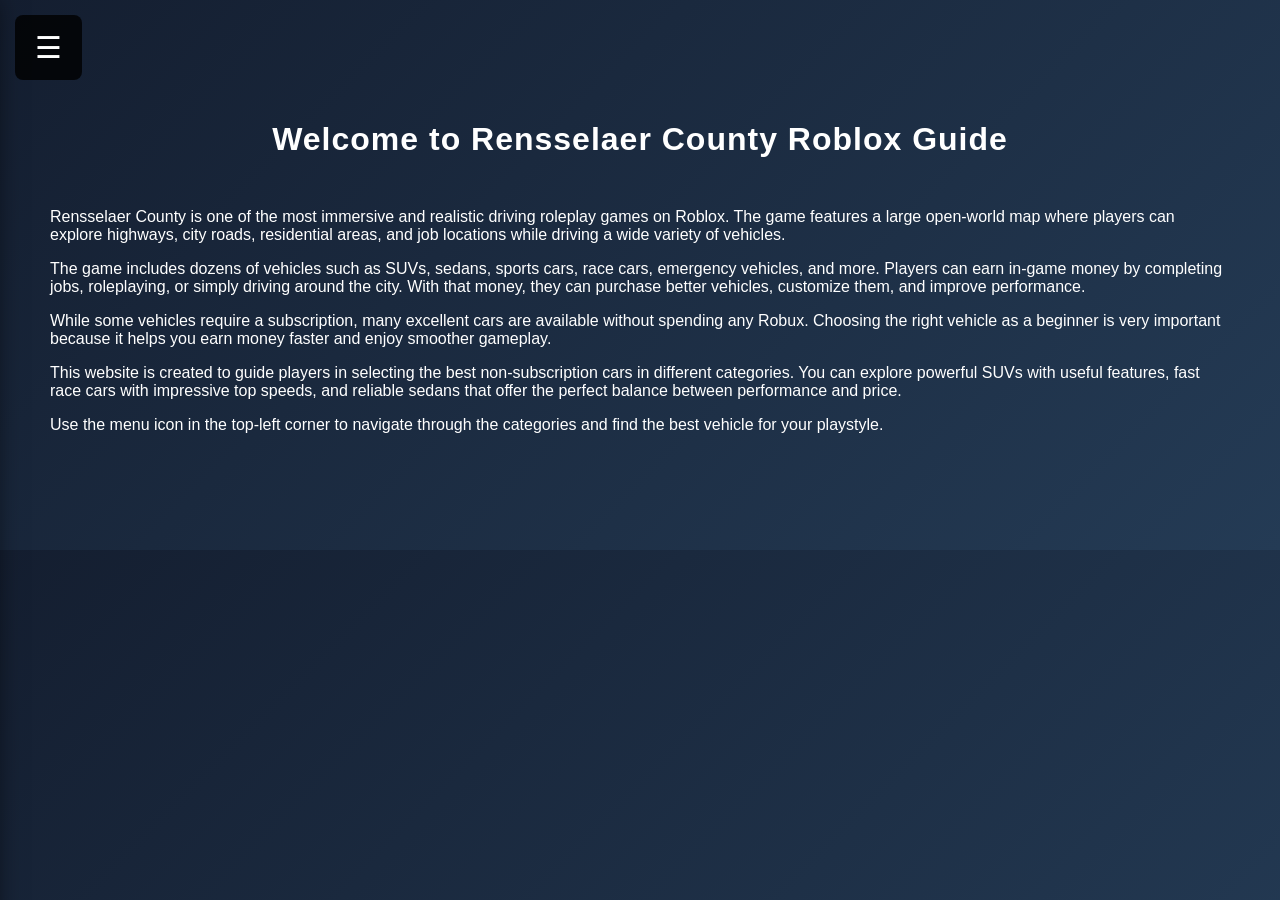
<file: index.html>
<!DOCTYPE html>
<html>
<head>
 <title>Best Cars in Rensselaer County Roblox (No Subscription Guide)</title>
 <meta name="description" content="Best non subscription cars in Rensselaer County Roblox including SUVs, race cars and sedans with prices, speed and features.">
<meta name="keywords" content="Rensselaer County Roblox cars, best cars Rensselaer County, Roblox vehicle guide, no subscription cars Roblox">
  <link rel="stylesheet" href="style.css">
</head>
<body>

<div class="menu-icon" onclick="toggleMenu()">☰</div>

<div id="sideMenu" class="side-menu">
  <a href="index.html">Home</a>
  <a href="suv.html">Best SUVs</a>
  <a href="race.html">Best Race Cars</a>
  <a href="sedan.html">Best Sedans</a>
</div>

<div class="content">
  <h1>Welcome to Rensselaer County Roblox Guide</h1>

  <p>
    Rensselaer County is one of the most immersive and realistic driving roleplay games on Roblox.
    The game features a large open-world map where players can explore highways, city roads,
    residential areas, and job locations while driving a wide variety of vehicles.
  </p>

  <p>
    The game includes dozens of vehicles such as SUVs, sedans, sports cars, race cars,
    emergency vehicles, and more. Players can earn in-game money by completing jobs,
    roleplaying, or simply driving around the city. With that money, they can purchase
    better vehicles, customize them, and improve performance.
  </p>

  <p>
    While some vehicles require a subscription, many excellent cars are available without
    spending any Robux. Choosing the right vehicle as a beginner is very important because
    it helps you earn money faster and enjoy smoother gameplay.
  </p>

  <p>
    This website is created to guide players in selecting the best non-subscription cars
    in different categories. You can explore powerful SUVs with useful features, fast race
    cars with impressive top speeds, and reliable sedans that offer the perfect balance
    between performance and price.
  </p>

  <p>
    Use the menu icon in the top-left corner to navigate through the categories and find
    the best vehicle for your playstyle.
  </p>
</div>

<script>
function toggleMenu() {
  var menu = document.getElementById("sideMenu");
  menu.classList.toggle("show");
}
</script>

</body>
</html>
</file>
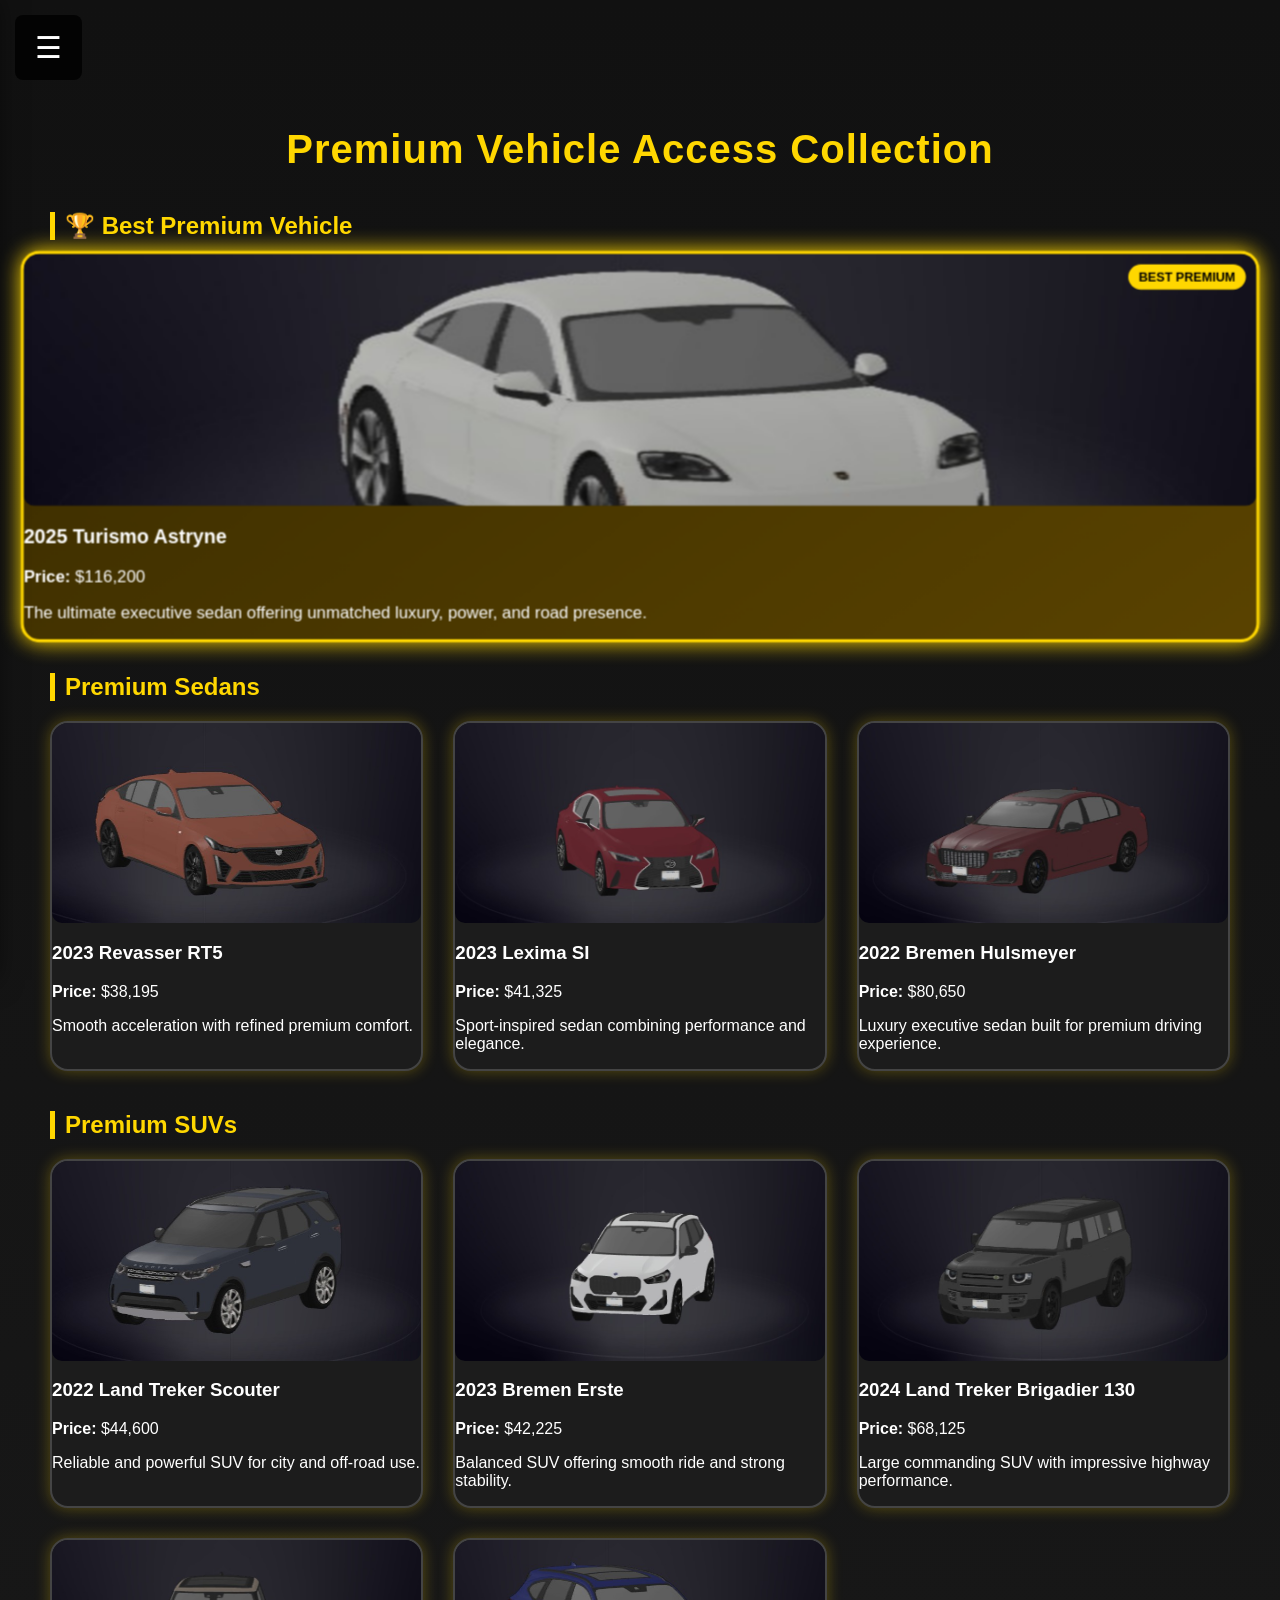
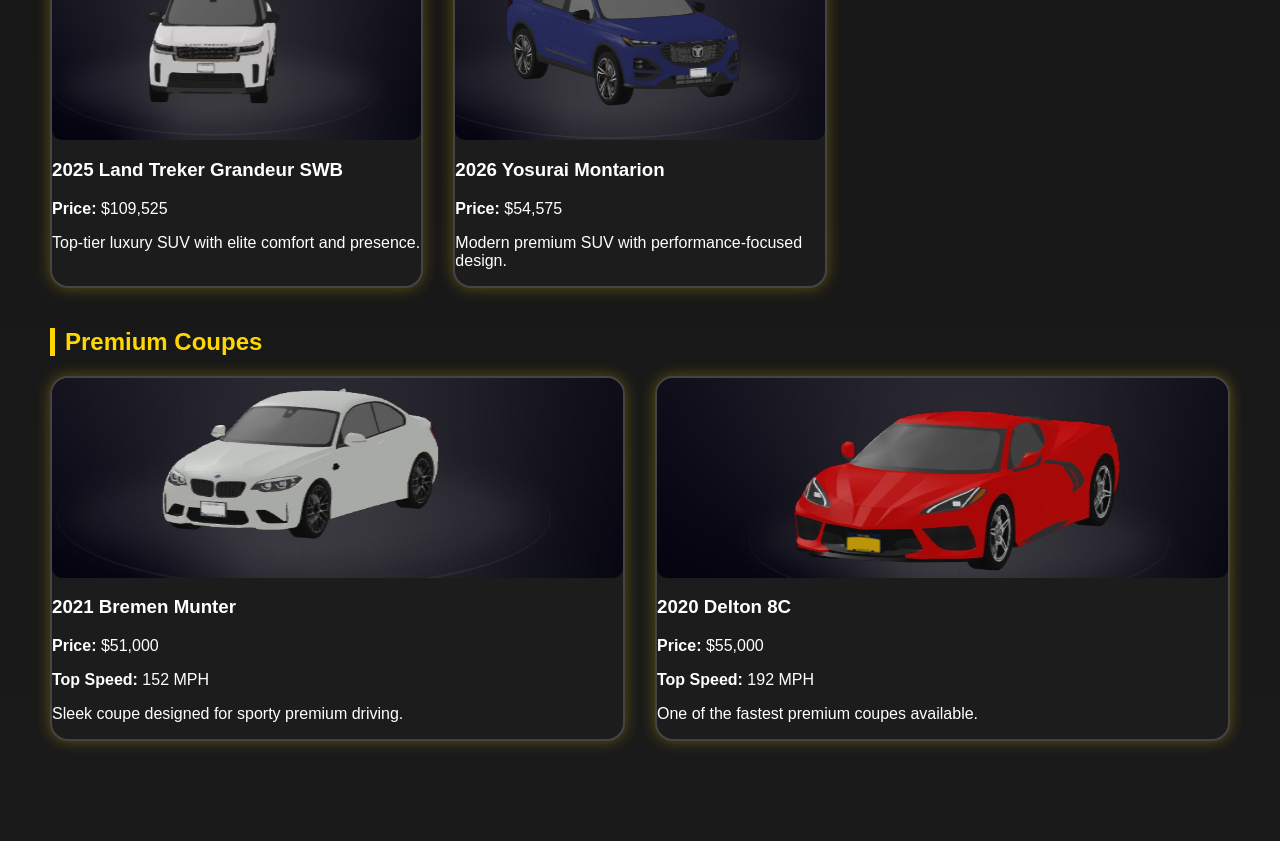
<file: premiumvehicleaccesscars.html>
<!DOCTYPE html>
<html>
<head>
  <title>Premium Vehicle Access Cars</title>
  <link rel="stylesheet" href="style.css">
</head>
<body class="premium-page">

<div class="menu-icon" onclick="toggleMenu()">☰</div>

<div id="sideMenu" class="side-menu">
  <a href="index.html">Home</a>
  <a href="suv.html">Best SUVs</a>
  <a href="sedan.html">Best Sedans</a>
  <a href="race.html">Best Race Cars</a>
  <a href="premiumvehicleaccesscars.html">Premium Vehicles</a>
</div>

<div class="content">
  <h1 class="premium-title">Premium Vehicle Access Collection</h1>

  <!-- BEST PREMIUM VEHICLE -->
  <h2 class="section-heading">🏆 Best Premium Vehicle</h2>
  <div class="car-container">
    <div class="car-card premium-card best-premium">
      <span class="premium-badge">BEST PREMIUM</span>
      <img src="images/turismoastryne.jpg" alt="2025 Turismo Astryne">
      <h3>2025 Turismo Astryne</h3>
      <p><strong>Price:</strong> $116,200</p>
      <p>The ultimate executive sedan offering unmatched luxury, power, and road presence.</p>
    </div>
  </div>

  <!-- PREMIUM SEDANS -->
  <h2 class="section-heading">Premium Sedans</h2>
  <div class="car-container">

    <div class="car-card premium-card">
      <img src="images/revasserrt5.jpg" alt="Revasser RT5">
      <h3>2023 Revasser RT5</h3>
      <p><strong>Price:</strong> $38,195</p>
      <p>Smooth acceleration with refined premium comfort.</p>
    </div>

    <div class="car-card premium-card">
      <img src="images/leximasi.jpg" alt="Lexima SI">
      <h3>2023 Lexima SI</h3>
      <p><strong>Price:</strong> $41,325</p>
      <p>Sport-inspired sedan combining performance and elegance.</p>
    </div>

    <div class="car-card premium-card">
      <img src="images/hulsmeyer.jpg" alt="Bremen Hulsmeyer">
      <h3>2022 Bremen Hulsmeyer</h3>
      <p><strong>Price:</strong> $80,650</p>
      <p>Luxury executive sedan built for premium driving experience.</p>
    </div>

  </div>

  <!-- PREMIUM SUVS -->
  <h2 class="section-heading">Premium SUVs</h2>
  <div class="car-container">

    <div class="car-card premium-card">
      <img src="images/scouter.jpg" alt="Land Treker Scouter">
      <h3>2022 Land Treker Scouter</h3>
      <p><strong>Price:</strong> $44,600</p>
      <p>Reliable and powerful SUV for city and off-road use.</p>
    </div>

    <div class="car-card premium-card">
      <img src="images/erste.jpg" alt="Bremen Erste">
      <h3>2023 Bremen Erste</h3>
      <p><strong>Price:</strong> $42,225</p>
      <p>Balanced SUV offering smooth ride and strong stability.</p>
    </div>

    <div class="car-card premium-card">
      <img src="images/brigadier130.jpg" alt="Brigadier 130">
      <h3>2024 Land Treker Brigadier 130</h3>
      <p><strong>Price:</strong> $68,125</p>
      <p>Large commanding SUV with impressive highway performance.</p>
    </div>

    <div class="car-card premium-card">
      <img src="images/grandeurswb.jpg" alt="Grandeur SWB">
      <h3>2025 Land Treker Grandeur SWB</h3>
      <p><strong>Price:</strong> $109,525</p>
      <p>Top-tier luxury SUV with elite comfort and presence.</p>
    </div>

    <div class="car-card premium-card">
      <img src="images/montarion.jpg" alt="Yosurai Montarion">
      <h3>2026 Yosurai Montarion</h3>
      <p><strong>Price:</strong> $54,575</p>
      <p>Modern premium SUV with performance-focused design.</p>
    </div>

  </div>

  <!-- PREMIUM COUPES -->
  <h2 class="section-heading">Premium Coupes</h2>
  <div class="car-container">

    <div class="car-card premium-card">
      <img src="images/munter.jpg" alt="Bremen Munter">
      <h3>2021 Bremen Munter</h3>
      <p><strong>Price:</strong> $51,000</p>
      <p><strong>Top Speed:</strong> 152 MPH</p>
      <p>Sleek coupe designed for sporty premium driving.</p>
    </div>

    <div class="car-card premium-card">
      <img src="images/delton8c.jpg" alt="Delton 8C">
      <h3>2020 Delton 8C</h3>
      <p><strong>Price:</strong> $55,000</p>
      <p><strong>Top Speed:</strong> 192 MPH</p>
      <p>One of the fastest premium coupes available.</p>
    </div>

  </div>

</div>

<script>
function toggleMenu() {
  var menu = document.getElementById("sideMenu");
  menu.classList.toggle("show");
}
</script>

</body>
</html>
</file>
<file: style.css>
/* ============================= */
/* ===== GLOBAL SETTINGS ====== */
/* ============================= */

body {
  margin: 0;
  font-family: 'Segoe UI', Arial, sans-serif;
  background: linear-gradient(135deg, #141e30, #243b55);
  color: white;
  overflow-x: hidden;
}

/* ============================= */
/* ===== MENU ICON ============ */
/* ============================= */

.menu-icon {
  font-size: 30px;
  padding: 15px 20px;
  cursor: pointer;
  position: fixed;
  top: 15px;
  left: 15px;
  z-index: 2000; /* Always above everything */
  background: rgba(0, 0, 0, 0.8);
  border-radius: 8px;
  transition: 0.3s;
}

.menu-icon:hover {
  background: rgba(0, 0, 0, 1);
}

/* ============================= */
/* ===== SIDE MENU ============ */
/* ============================= */

.side-menu {
  position: fixed;
  top: 0;
  left: -260px;
  width: 250px;
  height: 100%;
  background: #0c0c0c;
  padding-top: 80px;
  transition: 0.3s ease;
  box-shadow: 5px 0 25px rgba(0,0,0,0.6);
  z-index: 1500;
}

.side-menu a {
  display: block;
  color: white;
  padding: 15px 25px;
  text-decoration: none;
  font-size: 16px;
  transition: 0.2s;
}

.side-menu a:hover {
  background: #1f1f1f;
  padding-left: 35px;
}

.side-menu.show {
  left: 0;
}

/* ============================= */
/* ===== PAGE CONTENT ========= */
/* ============================= */

.content {
  padding: 100px 50px;
  position: relative;
  z-index: 1;
}

h1 {
  text-align: center;
  margin-bottom: 50px;
  font-size: 32px;
  letter-spacing: 1px;
}

/* ============================= */
/* ===== CAR GRID ============= */
/* ============================= */

.car-container {
  display: grid;
  grid-template-columns: repeat(auto-fit, minmax(320px, 1fr));
  gap: 30px;
}

/* ============================= */
/* ===== CAR CARD ============= */
/* ============================= */

.car-card {
  background: rgba(0, 0, 0, 0.65);
  border-radius: 18px;
  overflow: hidden;
  box-shadow: 0 10px 30px rgba(0,0,0,0.6);
  transition: 0.35s ease;
  backdrop-filter: blur(8px);
}

.car-card:hover {
  transform: translateY(-10px);
  box-shadow: 0 15px 40px rgba(0,0,0,0.8);
}

/* ============================= */
/* ===== CAR IMAGE ============ */
/* ============================= */

.car-card img {
  width: 100%;
  height: 220px;
  object-fit: cover;
  display: block;
}

/* ============================= */
/* ===== CAR INFO ============= */
/* ============================= */

.car-info {
  padding: 20px 25px;
}

.car-info h2 {
  margin-top: 0;
  color: #00f5ff;
  font-size: 22px;
}

.car-info p {
  margin: 8px 0;
  color: #dcdcdc;
  font-size: 15px;
  line-height: 1.5;
}

/* ============================= */
/* ===== RESPONSIVE FIX ======= */
/* ============================= */

@media (max-width: 768px) {
  .content {
    padding: 100px 20px;
  }
}
/* PREMIUM PAGE STYLE */

.premium-page {
  background: linear-gradient(135deg, #0f0f0f, #1c1c1c);
  color: white;
}

.premium-title {
  text-align: center;
  font-size: 40px;
  margin-bottom: 30px;
  color: gold;
}

.section-heading {
  margin-top: 40px;
  margin-bottom: 20px;
  border-left: 5px solid gold;
  padding-left: 10px;
  color: #ffd700;
}

.premium-card {
  background: #1a1a1a;
  border: 2px solid gold;
  box-shadow: 0 0 15px rgba(255, 215, 0, 0.3);
  transition: 0.3s ease;
}

.premium-card:hover {
  transform: scale(1.05);
  box-shadow: 0 0 25px gold;
}
/* PREMIUM PAGE SPECIAL STYLE */
.premium-page {
  background: linear-gradient(to bottom, #111, #1a1a1a);
  color: white;
}

/* Premium Cards */
.premium-card {
  border: 2px solid #444;
  background: #1c1c1c;
  position: relative;
}

/* Best Premium Golden Card */
.best-premium {
  border: 3px solid gold;
  background: linear-gradient(145deg, #3a2c00, #5a4300);
  box-shadow: 0 0 20px gold;
  transform: scale(1.05);
}

/* Premium Badge */
.premium-badge {
  position: absolute;
  top: 10px;
  right: 10px;
  background: gold;
  color: black;
  padding: 5px 10px;
  font-size: 12px;
  font-weight: bold;
  border-radius: 20px;
}

/* Section Headings */
.section-heading {
  margin-top: 40px;
  font-size: 24px;
  border-left: 5px solid gold;
  padding-left: 10px;
}
/* Fix all car images */
.car-card img {
  width: 100%;
  height: 200px;          /* fixed height for clean frame */
  object-fit: cover;      /* prevents stretching */
  border-radius: 10px;
  display: block;
}

/* Make Best Premium image slightly bigger */
.best-premium img {
  height: 240px;
}
.popup{
display:none;
position:fixed;
top:0;
left:0;
width:100%;
height:100%;
background:rgba(0,0,0,0.8);
z-index:1000;
}

.popup-content{
background:#1a1a1a;
width:420px;
margin:10% auto;
padding:30px;
border-radius:10px;
text-align:center;
}

.close{
float:right;
font-size:22px;
cursor:pointer;

}
/* POPUP CARD */

.popup{
display:none;
position:fixed;
top:0;
left:0;
width:100%;
height:100%;
background:rgba(0,0,0,0.7);
justify-content:center;
align-items:center;
z-index:9999;
}

.popup-content{
background:#0c1b2a;
padding:30px;
border-radius:12px;
width:380px;
color:white;
text-align:center;
position:relative;
box-shadow:0 0 20px rgba(0,0,0,0.5);
}

.close-btn{
position:absolute;
top:10px;
right:15px;
font-size:20px;
cursor:pointer;
}

.car-card{
cursor:pointer;
}
/* POPUP BACKGROUND */

.popup{
display:none;
position:fixed;
top:0;
left:0;
width:100%;
height:100%;
background:rgba(0,0,0,0.75);
justify-content:center;
align-items:center;
z-index:9999;

opacity:0;
transition:opacity 0.4s ease;
}

/* WHEN OPEN */

.popup.show{
display:flex;
opacity:1;
}

/* POPUP CARD */

.popup-content{
background:linear-gradient(145deg,#0b1f38,#071423);
padding:30px;
border-radius:14px;
width:380px;
color:white;
text-align:center;
position:relative;

transform:scale(0.7);
opacity:0;
animation:popupAnimation 0.45s ease forwards;

box-shadow:0 15px 35px rgba(0,0,0,0.6);
}

/* CLOSE BUTTON */

.close-btn{
position:absolute;
top:10px;
right:15px;
font-size:22px;
cursor:pointer;
color:white;
transition:0.3s;
}

.close-btn:hover{
color:#ff4d4d;
transform:scale(1.2);
}

/* CAR CARD HOVER */

.car-card{
cursor:pointer;
transition:transform 0.25s ease, box-shadow 0.25s ease;
}

.car-card:hover{
transform:translateY(-8px) scale(1.02);
box-shadow:0 12px 25px rgba(0,0,0,0.5);
}

/* POPUP BACKGROUND */

.popup{
position: fixed;
top:0;
left:0;
width:100%;
height:100%;

background: rgba(0,0,0,0.7);

display:flex;
align-items:center;
justify-content:center;

opacity:0;
visibility:hidden;

transition: opacity 0.35s ease;
}


/* WHEN POPUP OPENS */

.popup.show{
opacity:1;
visibility:visible;
}


/* POPUP CARD */

.popup-content{

background:#0c1b2a;
color:white;

width:420px;
max-width:90%;

padding:30px;

border-radius:14px;

box-shadow:0 0 40px rgba(0,140,255,0.4);

transform: scale(0.7) translateY(40px);

opacity:0;

transition:
transform 0.35s ease,
opacity 0.35s ease;

}


/* ANIMATION WHEN OPEN */

.popup.show .popup-content{

transform: scale(1) translateY(0);

opacity:1;

}


/* CLOSE BUTTON */

.close-btn{
position:absolute;
top:15px;
right:20px;

font-size:22px;

cursor:pointer;

color:white;
}


/* FEATURES TEXT */

.popup-content p{
margin:8px 0;
line-height:1.5;
}
/* POPUP CARD */

.popup{
display:none;
position:fixed;
top:0;
left:0;
width:100%;
height:100%;
background:rgba(0,0,0,0.7);
justify-content:center;
align-items:center;
z-index:999;
}

.popup-content{
background:white;
padding:25px;
border-radius:12px;
width:400px;
animation:popupAnim 0.4s ease;
box-shadow:0 10px 25px rgba(0,0,0,0.4);
}

.close-btn{
float:right;
font-size:22px;
cursor:pointer;
}

@keyframes popupAnim{
from{
transform:scale(0.7);
opacity:0;
}
to{
transform:scale(1);
opacity:1;
}
}
</file>
